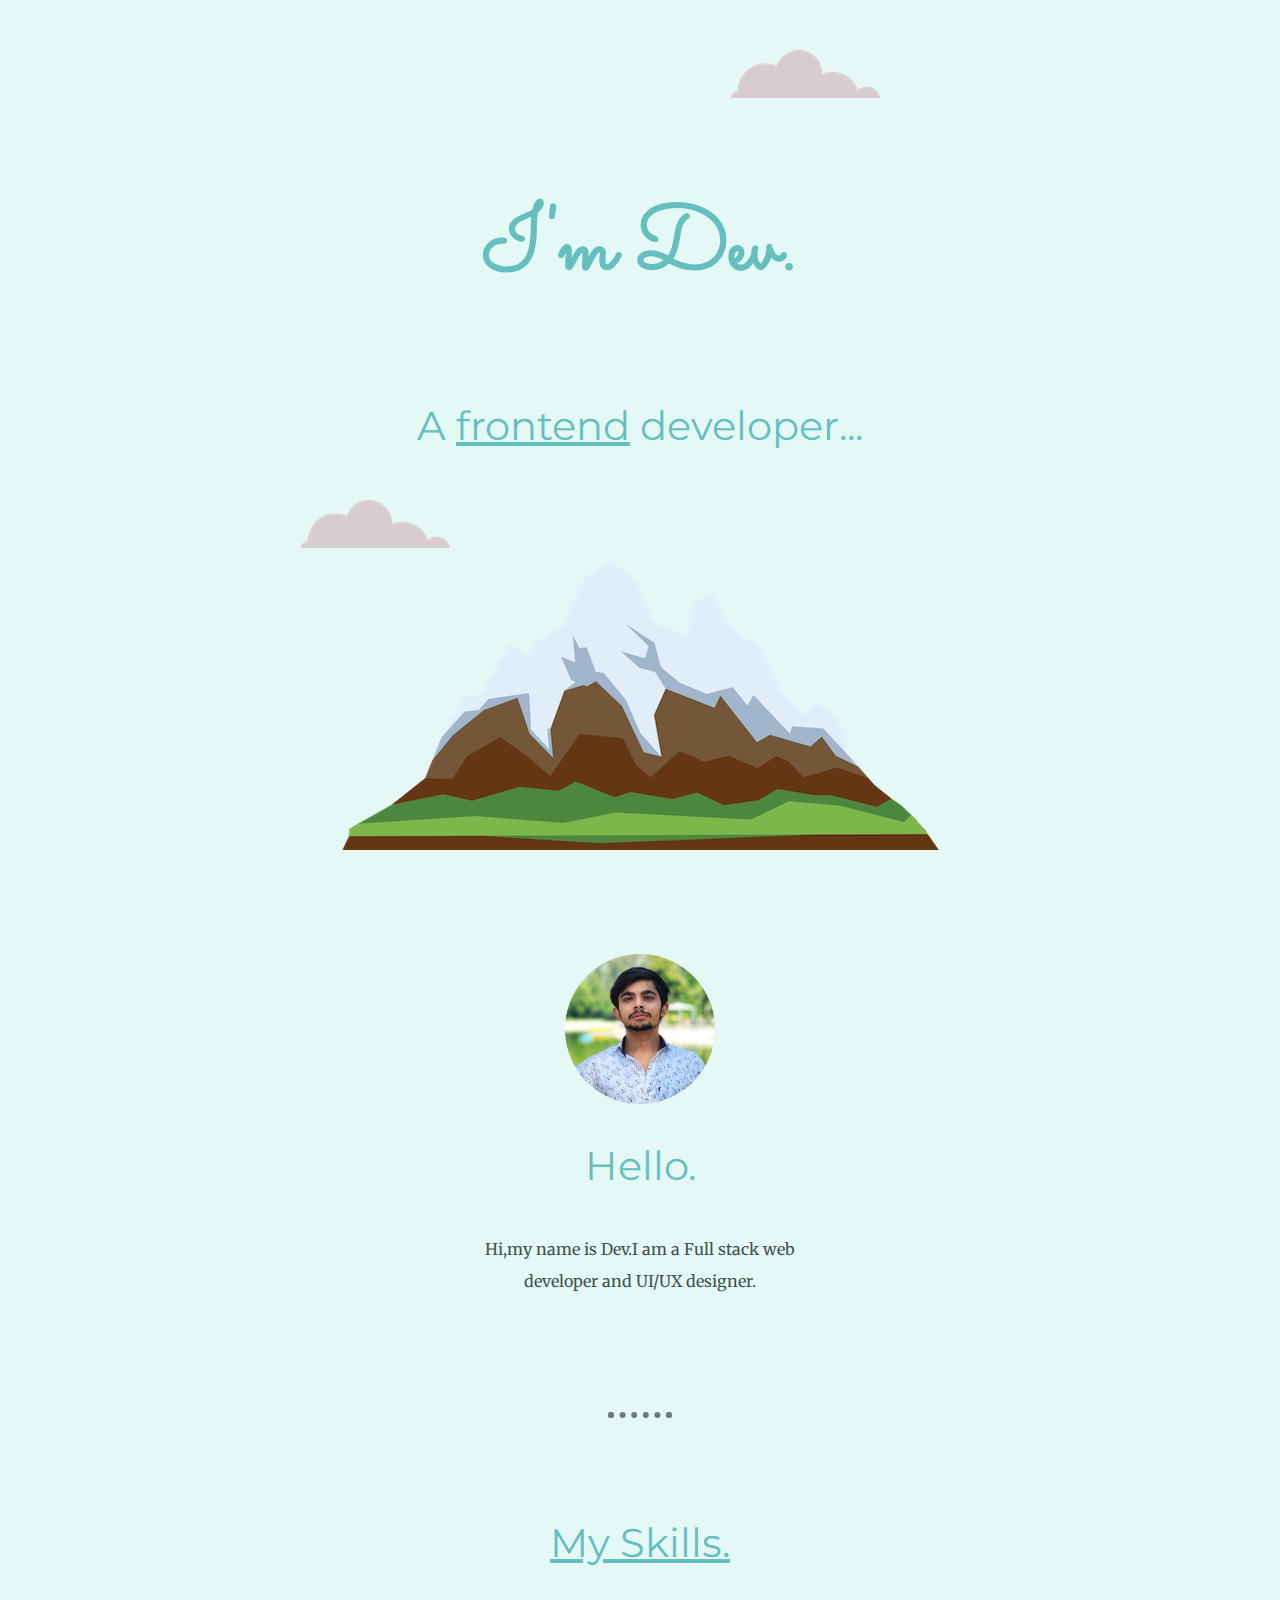
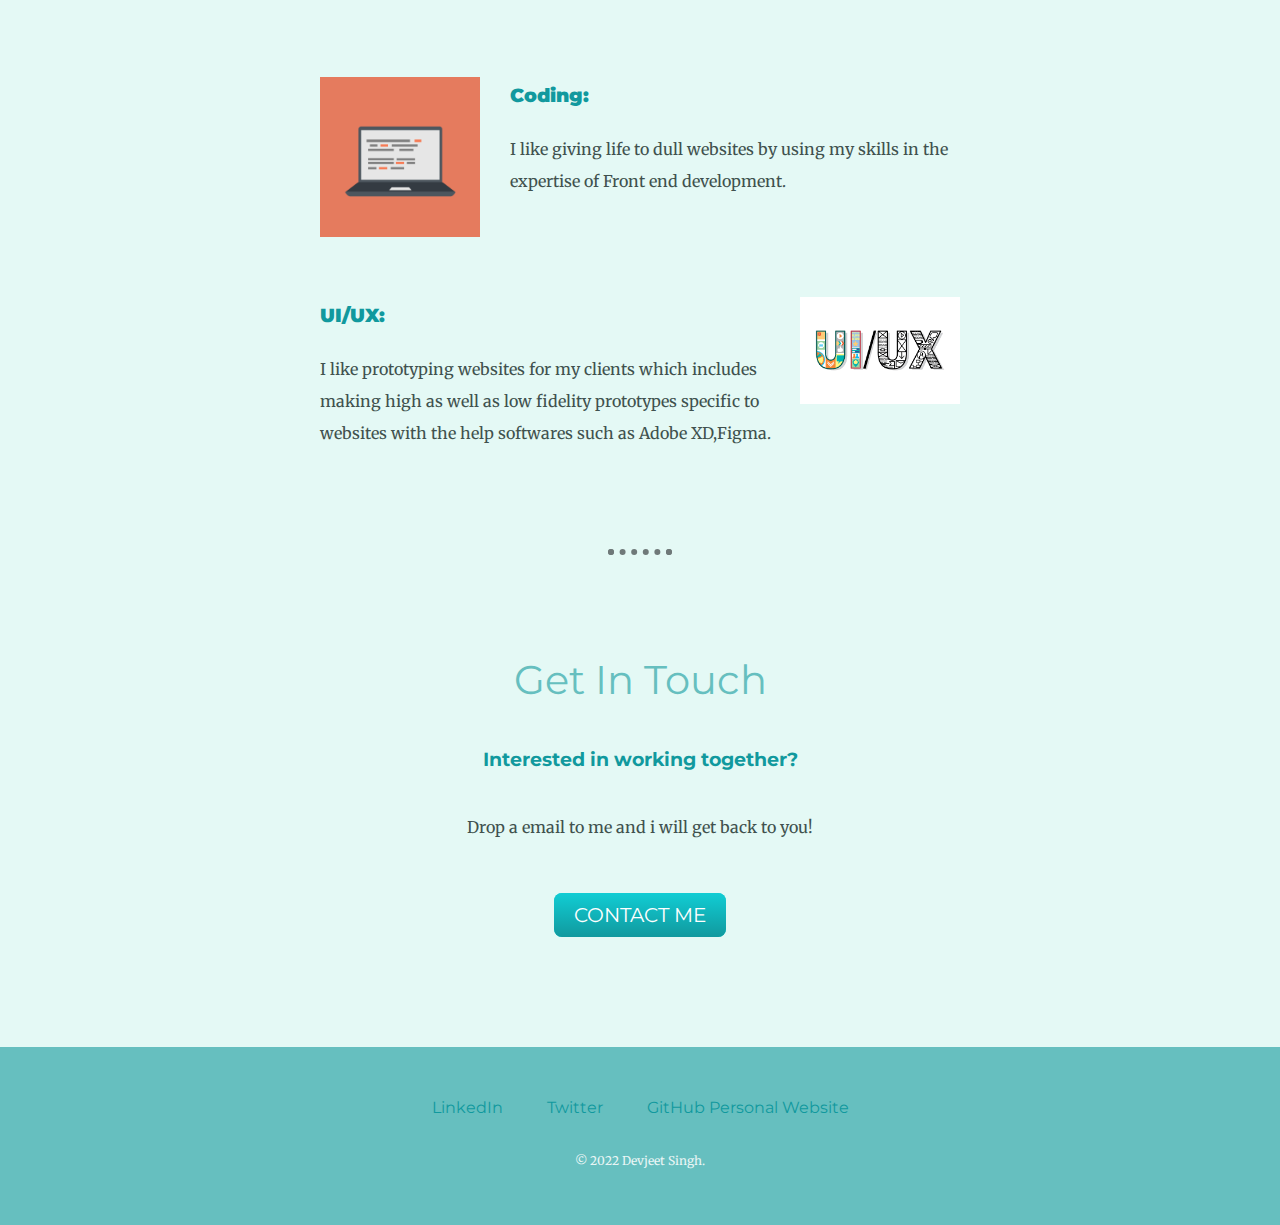
<file: index.html>
<!DOCTYPE html>
<html lang="en">
<head>
    <meta charset="UTF-8">
    <meta http-equiv="X-UA-Compatible" content="IE=edge">
    <meta name="viewport" content="width=device-width, initial-scale=1.0">
    <title>Devjeet Singh</title>
    <link rel="stylesheet" href="stylesheet/Styles.css">
    <link rel="icon"  href="Images/favicon.ico">
    <link rel="preconnect" href="https://fonts.googleapis.com">
<link rel="preconnect" href="https://fonts.gstatic.com" crossorigin>
<link href="https://fonts.googleapis.com/css2?family=Merriweather&family=Montserrat&family=Sacramento&display=swap" rel="stylesheet">
</head>
<body>
<div class="top-container">
    <img class="top-cloud"src="Images/cloud.png" alt="cloud">
    
     <h1>I'm Dev.</h1>
    <h2>A <span class="underline">frontend</span> developer...</h2>


    <img class="bottom-cloud" src="Images/cloud.png" alt="cloud">
    <img class="mountain" src="Images/mountain.png" alt="Mountain">

    <div class="middle-container">
        <div>
          <img height="150px" width="150px" src="Images/profile2-modified.png" alt="Profile Picture"> </div>
          <h2>Hello.</h2>
          <p class="intro">Hi,my name is Dev.I am a Full stack web developer and UI/UX designer.</p>
        
        <hr class="hr1">
        <div class="skills">
          <h2><u>My Skills.</u></h2>
          <div class="skill-row">
             
            <img class="computer"src="Images/computer.png" alt="computer picture">
            <h3><strong>Coding:</strong></h3>
            <p class="skill-description">I like giving life to dull websites by using my skills in the expertise of Front end development.</p>
          </div>
          <div class="skill-row">
             
            <img class="uiux" src="Images/uiux.png" alt="UI/UX">
            <h3><strong>UI/UX:</strong></h3>
            <p class="skill2-description">I like prototyping websites for my clients which includes making high as well as low fidelity prototypes specific to websites with the help softwares such as Adobe XD,Figma.</p>
          </div>
        </div>
        <hr class="hr2">
        <div class="contact-me">
          <h2>Get In Touch</h2>
          <h3>Interested in working together?</h3>
          <p class="email-interaction">Drop a email to me and i will get back to you!</p>
          <a class="btn" href="mailto:devmehra425@email.com">CONTACT ME</a>
        </div>
      </div>
      <br>
      
      
      <div class="bottom-container">
        <a class="footer-link" href="www.linkedin.com/in/Devjeet">LinkedIn</a>
        <a class="footer-link" href="https://twitter.com/">Twitter</a>
        <a class="footer-link" href="https://devmehra422.github.io/CV/">GitHub Personal Website</a>
        <p class="copyright">© 2022 Devjeet Singh.</p>
      </div>
      
</div>
</body>
</html>
</file>
<file: stylesheet/Styles.css>
body{
   color:#40514E;
    font-family: 'Merriweather', serif;
    margin: 0;
    text-align: center;
}


h1{
    
    font-size: 5.625em;
    font-family: 'Sacramento', cursive;
    line-height: 2;
     margin-top:50px 0 auto 0;
    color: #66BFBF;
     
}

h2{
    font-family: 'Montserrat', sans-serif;
    font-size: 40px;
    font-weight: normal;
    color: #66BFBF;
    padding-bottom: 10px;

}

h3{
    font-family: 'Montserrat', sans-serif;
   color: #11999E;
}

.underline{
    text-decoration: underline;
}
.top-cloud{
    position: absolute;
    right:400px;
    top:50px;
}

.bottom-cloud{
    position: absolute;
    top: 500px;
    left: 300px;   
}

p{
  line-height: 2;  
}
.intro{
    width: 30%;
    padding-bottom:15px;
    margin:auto;
}
  
.top-container{
   
    background-color:#E4F9F5;
    padding-top:100px ;
    position:relative;
}

.middle-container{
    padding: 100px 0;
}

hr{
    border-style: dotted;
    border-top-style: none;
    border-color: #6f7979;
    border-width: 6px;
    width:4%;
    margin:100px auto;
}
 .skill-row{
     width: 50%;
     margin: 100px auto 100px auto ;
     text-align: left;
     line-height:2;  
 }
 .computer{
     width: 25%;
     float:left;
     margin-right: 30px;

  }

 .uiux{
    width:25%;
    float:right;
    margin-left:30px;
   
 }


.bottom-container{
   padding:50px 0 20px;
    
    background-color: #66BFBF;
}

    .email-interaction{
    margin:40px auto 60px ;
} 


    .btn {
        background: #11cdd4;
        background-image: -webkit-linear-gradient(top, #11cdd4, #11999e);
        background-image: -moz-linear-gradient(top, #11cdd4, #11999e);
        background-image: -ms-linear-gradient(top, #11cdd4, #11999e);
        background-image: -o-linear-gradient(top, #11cdd4, #11999e);
        background-image: linear-gradient(to bottom, #11cdd4, #11999e);
        -webkit-border-radius: 8;
        -moz-border-radius: 8;
        border-radius: 8px;
        font-family: 'Montserrat', sans-serif;
        color: #ffffff;
        font-size: 20px;
        padding: 10px 20px 10px 20px;
        text-decoration: none;
      }
      
      .btn:hover {
        background:  #30e3cb;
        background-image: -webkit-linear-gradient(top,  #30e3cb, #2bc4ad);
        background-image: -moz-linear-gradient(top,  #30e3cb, #2bc4ad);
        background-image: -ms-linear-gradient(top,  #30e3cb, #2bc4ad);
        background-image: -o-linear-gradient(top,  #30e3cb, #2bc4ad);
        background-image: linear-gradient(to bottom,  #30e3cb, #2bc4ad);
        text-decoration: none;
      }
 .footer-link:hover{
          color: #eaf6f6;
      }
.footer-link{
color: #11999E;
font-family: 'Montserrat', sans-serif;
margin:10px 20px;
text-decoration: none;
 }
 
 .copyright{

    color: #EAF6F6;
    font-size:0.75rem;
    padding:20px 0;
}
</file>
